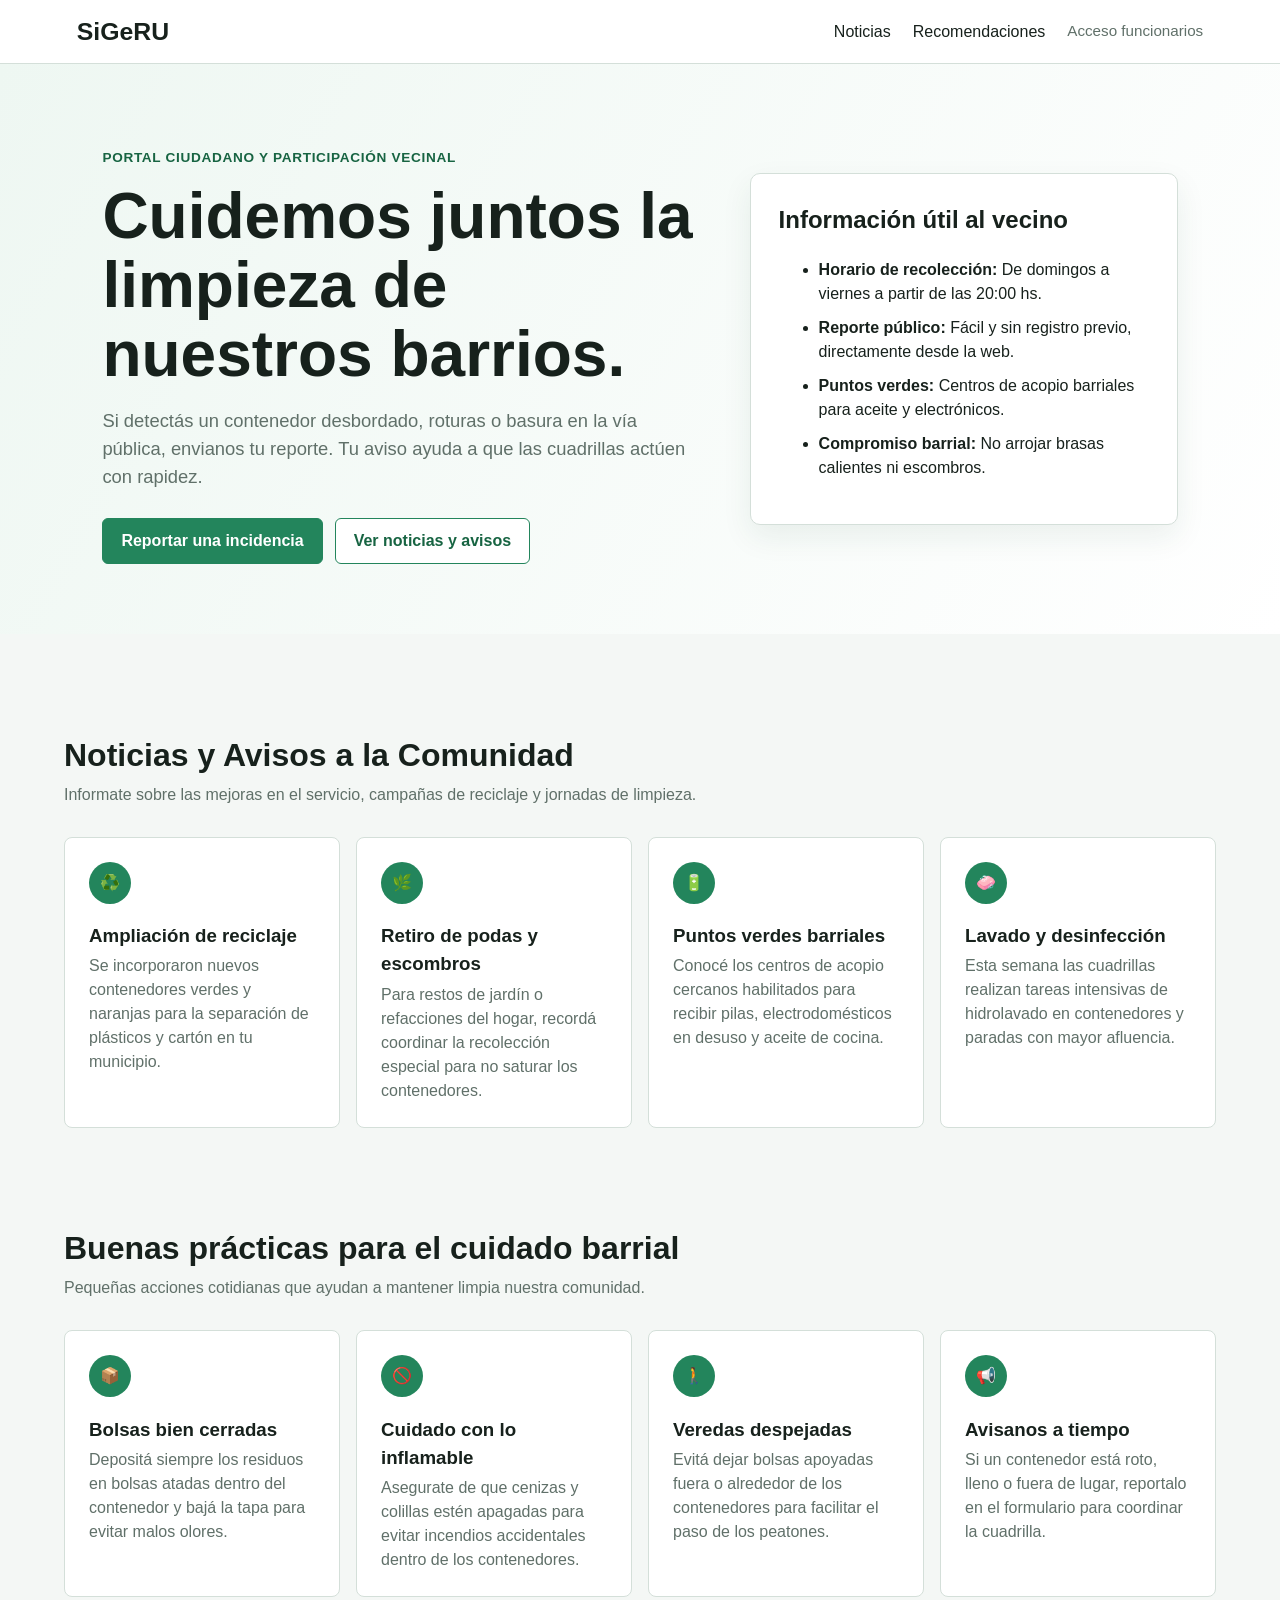
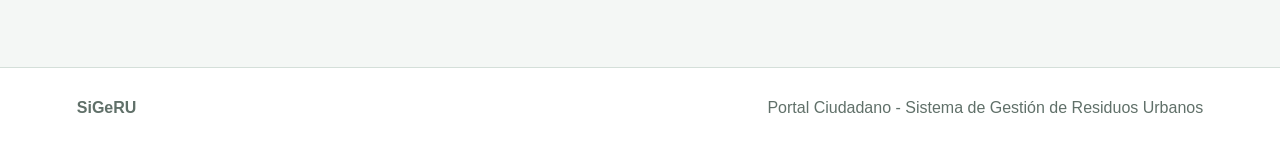
<file: frontend/index.html>
<!doctype html>
<html lang="es">
<head>
    <meta charset="utf-8">
    <meta name="viewport" content="width=device-width, initial-scale=1">
    <meta name="description" content="Portal Ciudadano - Sistema de Gestión de Residuos Urbanos">
    <title>SiGeRU | Portal Ciudadano</title>
    <link rel="icon" type="image/x-icon" href="favicon.ico">
    <link rel="icon" type="image/png" href="favicon.png">
    <link rel="stylesheet" href="css/estilos.css">
</head>
<body>
    <header class="barra">
        <a class="marca" href="index.html">SiGeRU</a>
        <nav>
            <a href="#noticias">Noticias</a>
            <a href="#cuidados">Recomendaciones</a>
            <a href="login.html" style="color: var(--gris); font-size: 0.95rem;">Acceso funcionarios</a>
        </nav>
    </header>

    <main>
        <section class="portada">
            <div>
                <p class="etiqueta">Portal Ciudadano y Participación Vecinal</p>
                <h1>Cuidemos juntos la limpieza de nuestros barrios.</h1>
                <p>Si detectás un contenedor desbordado, roturas o basura en la vía pública, envianos tu reporte. Tu aviso ayuda a que las cuadrillas actúen con rapidez.</p>
                <div class="acciones">
                    <a class="boton" href="incidencia.html">Reportar una incidencia</a>
                    <a class="boton secundario" href="#noticias">Ver noticias y avisos</a>
                </div>
            </div>
            <aside class="resumen">
                <h2>Información útil al vecino</h2>
                <ul>
                    <li><b>Horario de recolección:</b> De domingos a viernes a partir de las 20:00 hs.</li>
                    <li><b>Reporte público:</b> Fácil y sin registro previo, directamente desde la web.</li>
                    <li><b>Puntos verdes:</b> Centros de acopio barriales para aceite y electrónicos.</li>
                    <li><b>Compromiso barrial:</b> No arrojar brasas calientes ni escombros.</li>
                </ul>
            </aside>
        </section>

        <section class="seccion" id="noticias">
            <h2>Noticias y Avisos a la Comunidad</h2>
            <p class="subtitulo">Informate sobre las mejoras en el servicio, campañas de reciclaje y jornadas de limpieza.</p>
            <div class="tarjetas">
                <article>
                    <span>♻️</span>
                    <h3>Ampliación de reciclaje</h3>
                    <p>Se incorporaron nuevos contenedores verdes y naranjas para la separación de plásticos y cartón en tu municipio.</p>
                </article>
                <article>
                    <span>🌿</span>
                    <h3>Retiro de podas y escombros</h3>
                    <p>Para restos de jardín o refacciones del hogar, recordá coordinar la recolección especial para no saturar los contenedores.</p>
                </article>
                <article>
                    <span>🔋</span>
                    <h3>Puntos verdes barriales</h3>
                    <p>Conocé los centros de acopio cercanos habilitados para recibir pilas, electrodomésticos en desuso y aceite de cocina.</p>
                </article>
                <article>
                    <span>🧼</span>
                    <h3>Lavado y desinfección</h3>
                    <p>Esta semana las cuadrillas realizan tareas intensivas de hidrolavado en contenedores y paradas con mayor afluencia.</p>
                </article>
            </div>
        </section>

        <section class="seccion" id="cuidados" style="padding-top: 0;">
            <h2>Buenas prácticas para el cuidado barrial</h2>
            <p class="subtitulo">Pequeñas acciones cotidianas que ayudan a mantener limpia nuestra comunidad.</p>
            <div class="tarjetas">
                <article>
                    <span>📦</span>
                    <h3>Bolsas bien cerradas</h3>
                    <p>Depositá siempre los residuos en bolsas atadas dentro del contenedor y bajá la tapa para evitar malos olores.</p>
                </article>
                <article>
                    <span>🚫</span>
                    <h3>Cuidado con lo inflamable</h3>
                    <p>Asegurate de que cenizas y colillas estén apagadas para evitar incendios accidentales dentro de los contenedores.</p>
                </article>
                <article>
                    <span>🚶</span>
                    <h3>Veredas despejadas</h3>
                    <p>Evitá dejar bolsas apoyadas fuera o alrededor de los contenedores para facilitar el paso de los peatones.</p>
                </article>
                <article>
                    <span>📢</span>
                    <h3>Avisanos a tiempo</h3>
                    <p>Si un contenedor está roto, lleno o fuera de lugar, reportalo en el formulario para coordinar la cuadrilla.</p>
                </article>
            </div>
        </section>
    </main>

    <footer>
        <b>SiGeRU</b>
        <span>Portal Ciudadano - Sistema de Gestión de Residuos Urbanos</span>
    </footer>
</body>
</html>
</file>
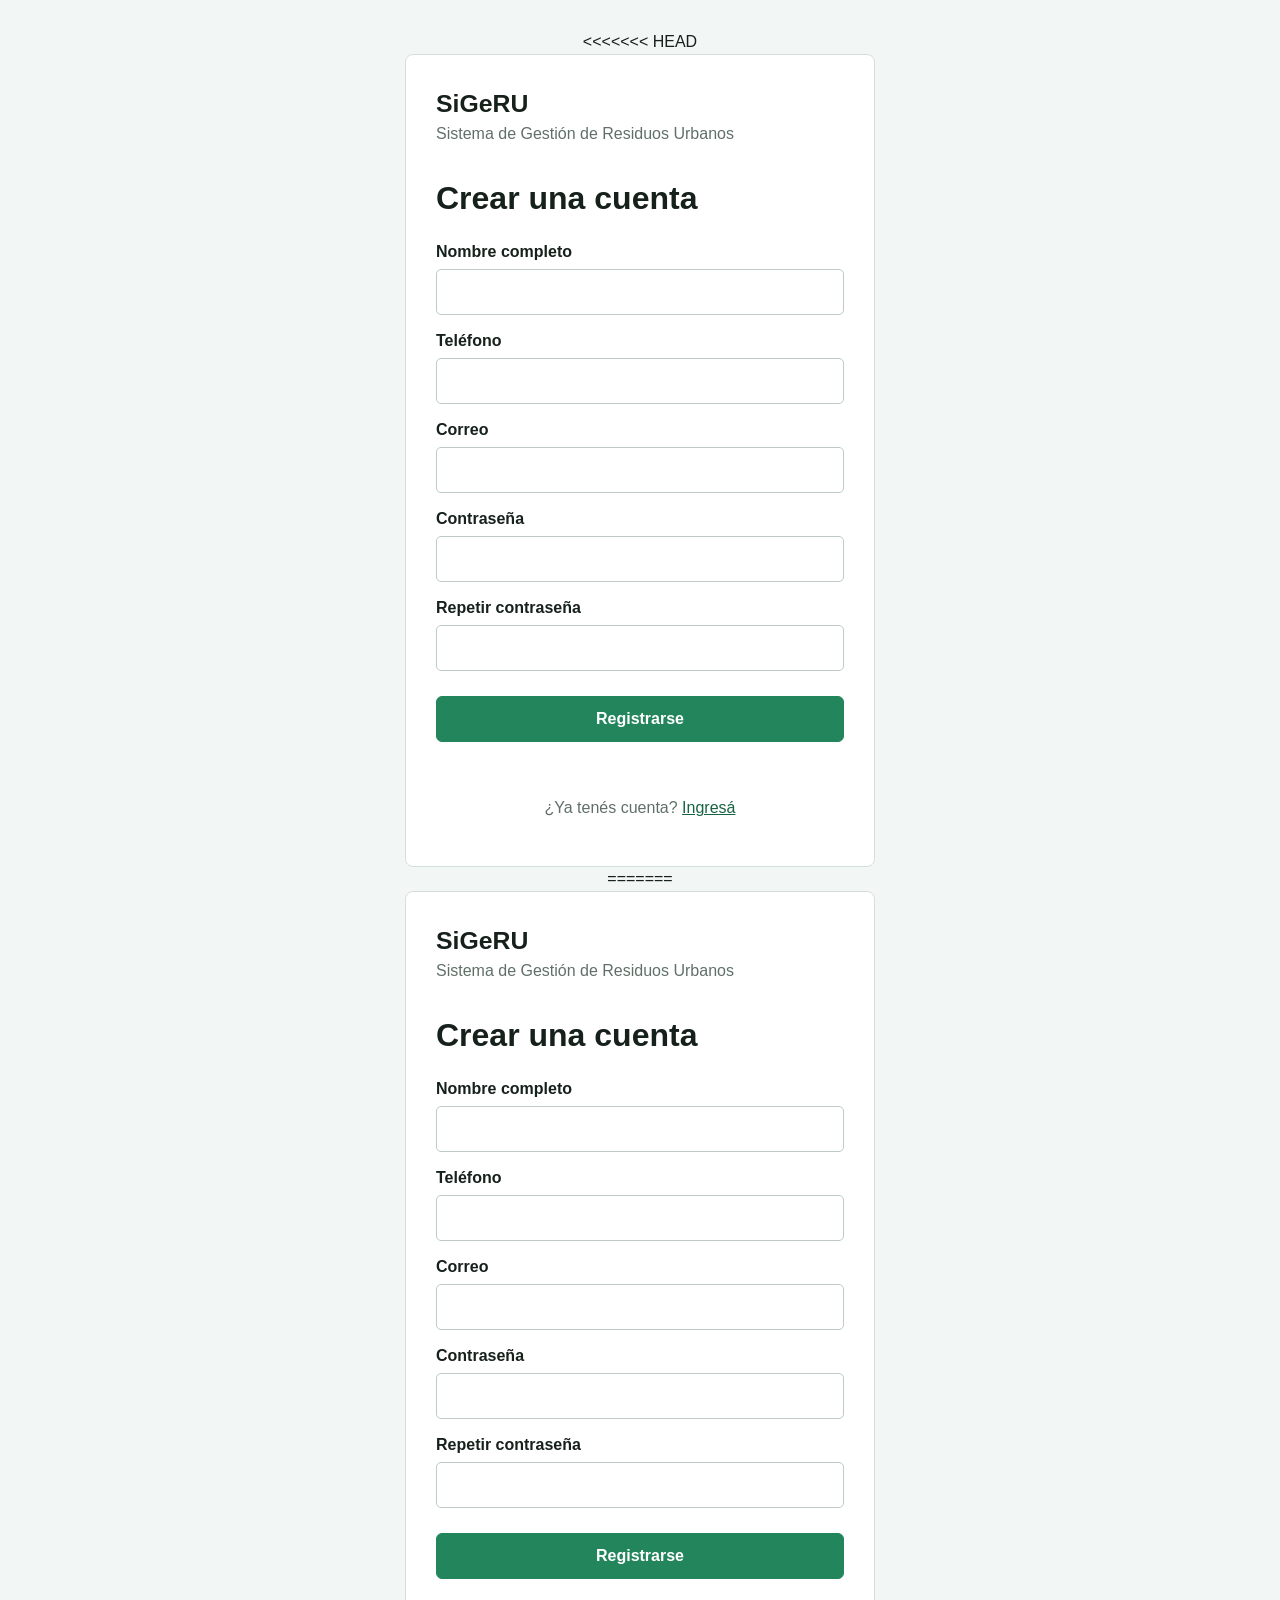
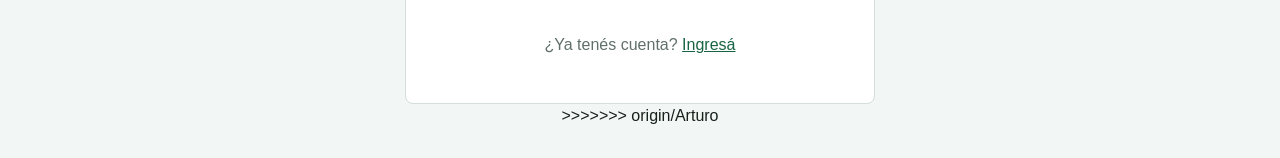
<file: frontend/registro.html>
<<<<<<< HEAD
<!doctype html>
<html lang="es">
<head>
    <meta charset="utf-8">
    <meta name="viewport" content="width=device-width, initial-scale=1">
    <title>Registro | SiGeRU</title>
    <link rel="stylesheet" href="css/estilos.css">
</head>
<body class="fondo-formulario">
    <main class="tarjeta-formulario">
        <a class="marca" href="index.html">SiGeRU</a>
        <p>Sistema de Gestión de Residuos Urbanos</p>

        <h1>Crear una cuenta</h1>
        <form id="form-registro">
            <label for="nombre">Nombre completo</label>
            <input id="nombre" name="nombre" maxlength="50" autocomplete="name" required>

            <label for="telefono">Teléfono</label>
            <input id="telefono" name="telefono" maxlength="20" autocomplete="tel" required>

            <label for="email">Correo</label>
            <input id="email" name="email" type="email" maxlength="100" autocomplete="email" required>

            <label for="password">Contraseña</label>
            <input id="password" name="password" type="password" minlength="6"
                   autocomplete="new-password" required>

            <label for="repetir-password">Repetir contraseña</label>
            <input id="repetir-password" type="password" minlength="6"
                   autocomplete="new-password" required>

            <button class="boton ancho" type="submit">Registrarse</button>
            <p class="mensaje" id="mensaje-registro" aria-live="polite"></p>
        </form>
        <p class="enlace-formulario">¿Ya tenés cuenta? <a href="login.html">Ingresá</a></p>
    </main>
    <script src="js/api.js"></script>
    <script src="js/registro.js"></script>
</body>
</html>
=======
<!doctype html>
<html lang="es">
<head>
    <meta charset="utf-8">
    <meta name="viewport" content="width=device-width, initial-scale=1">
    <title>Registro | SiGeRU</title>
    <link rel="icon" type="image/x-icon" href="favicon.ico">
    <link rel="icon" type="image/png" href="favicon.png">
    <link rel="stylesheet" href="css/estilos.css">
</head>
<body class="fondo-formulario">
    <main class="tarjeta-formulario">
        <a class="marca" href="index.html">SiGeRU</a>
        <p>Sistema de Gestión de Residuos Urbanos</p>

        <h1>Crear una cuenta</h1>
        <form id="form-registro">
            <label for="nombre">Nombre completo</label>
            <input id="nombre" name="nombre" maxlength="50" autocomplete="name" required>

            <label for="telefono">Teléfono</label>
            <input id="telefono" name="telefono" maxlength="20" autocomplete="tel" required>

            <label for="email">Correo</label>
            <input id="email" name="email" type="email" maxlength="100" autocomplete="email" required>

            <label for="password">Contraseña</label>
            <input id="password" name="password" type="password" minlength="6"
                   autocomplete="new-password" required>

            <label for="repetir-password">Repetir contraseña</label>
            <input id="repetir-password" type="password" minlength="6"
                   autocomplete="new-password" required>

            <button class="boton ancho" type="submit">Registrarse</button>
            <p class="mensaje" id="mensaje-registro" aria-live="polite"></p>
        </form>
        <p class="enlace-formulario">¿Ya tenés cuenta? <a href="login.html">Ingresá</a></p>
    </main>
    <script src="js/api.js"></script>
    <script src="js/registro.js"></script>
</body>
</html>
>>>>>>> origin/Arturo
</file>
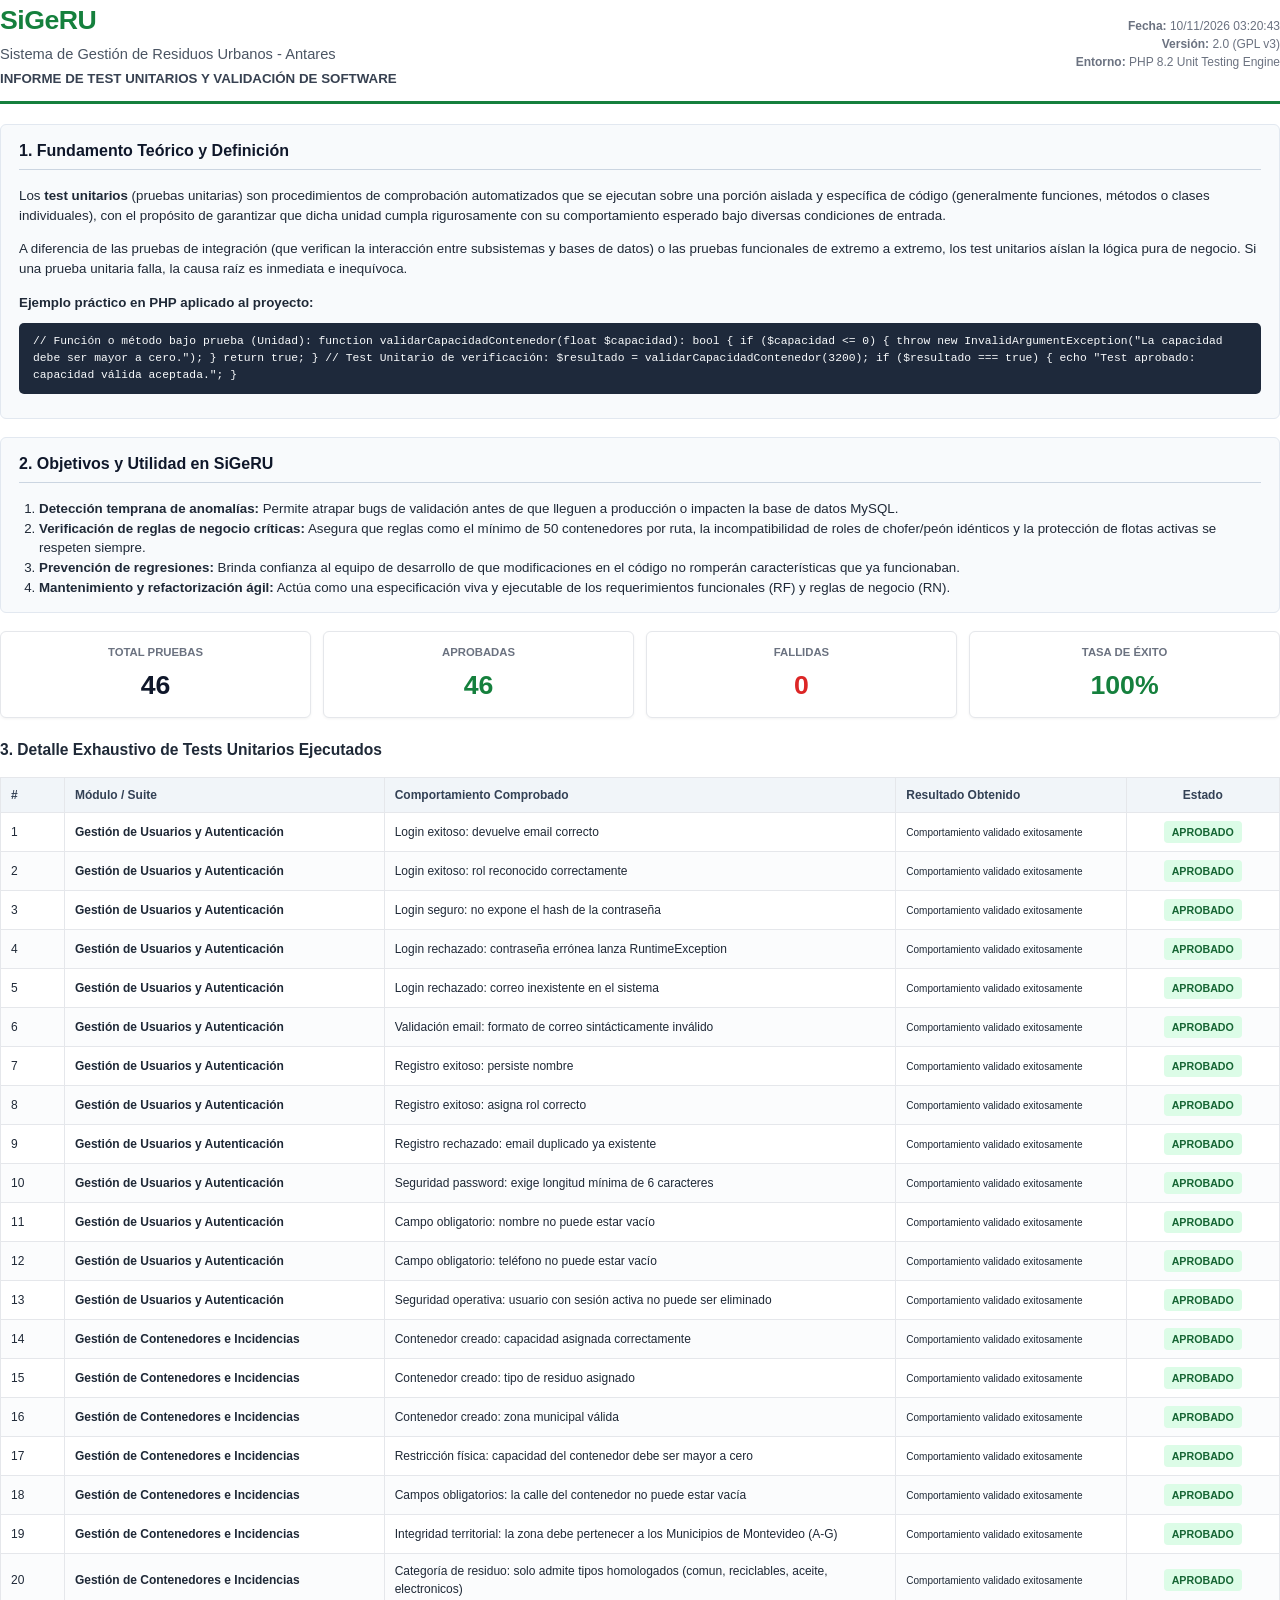
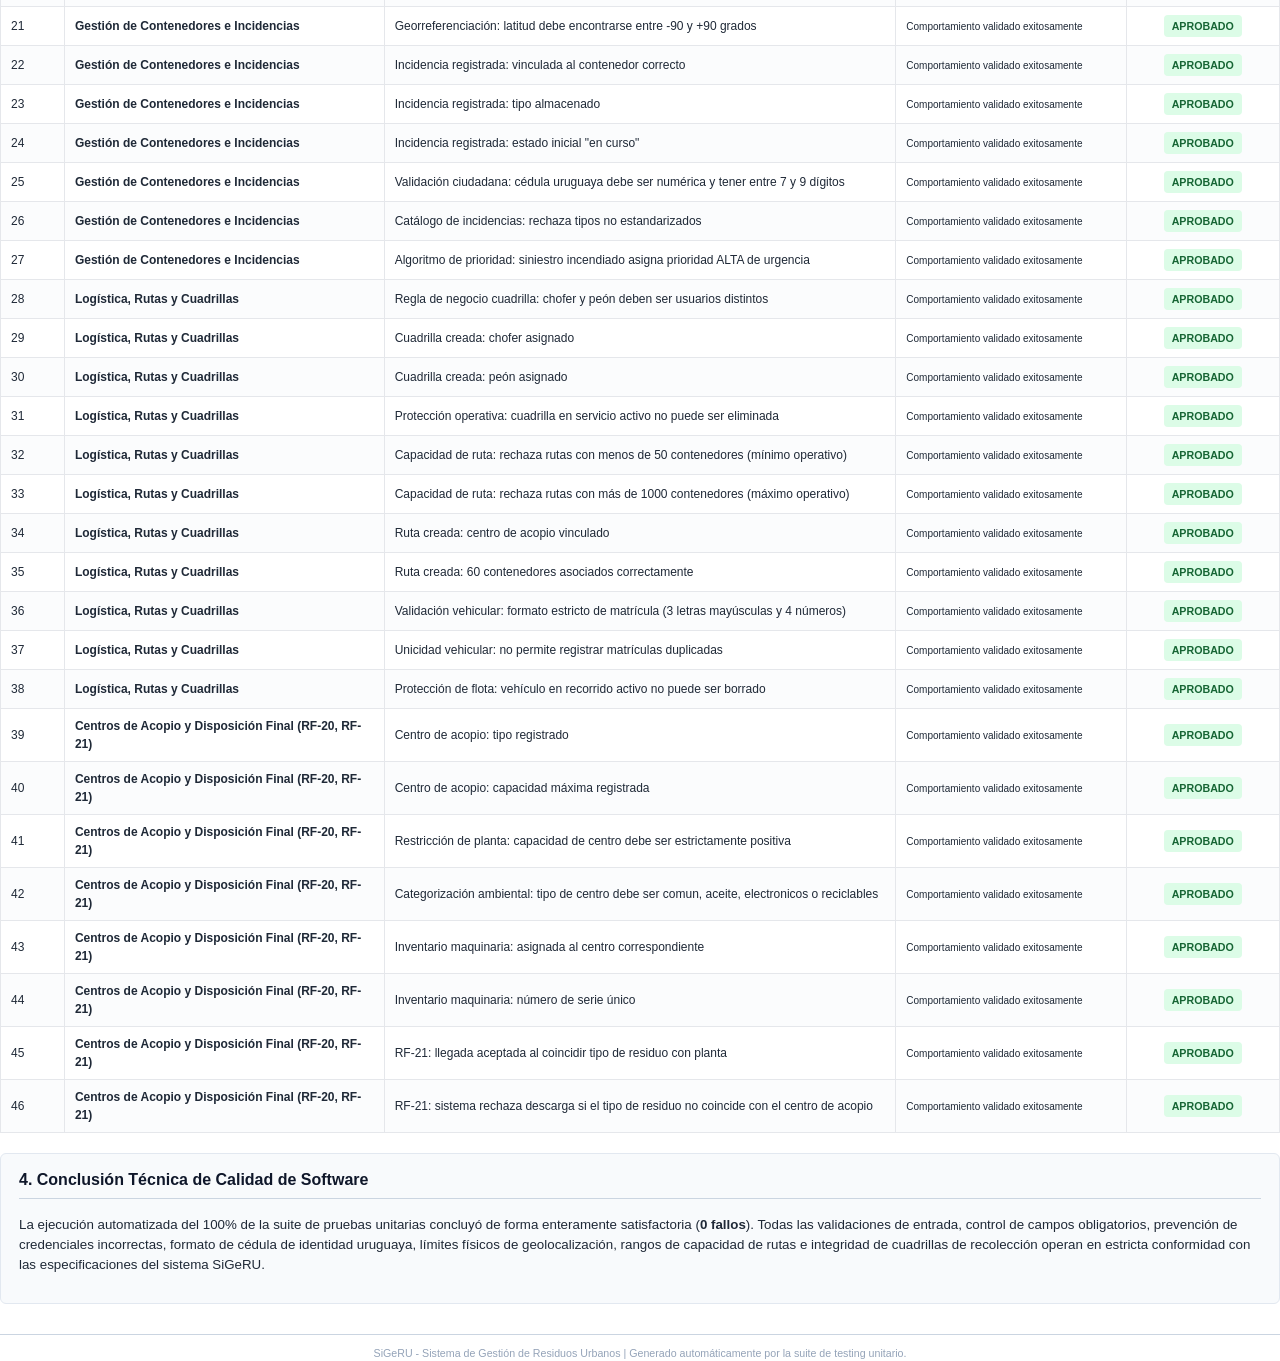
<file: tests/reporte_tests.html>
<!DOCTYPE html>
<html lang="es">
<head>
    <meta charset="UTF-8">
    <title>Informe de Tests Unitarios - SiGeRU</title>
    <style>
        @page {
            size: A4;
            margin: 18mm 15mm 18mm 15mm;
        }
        body {
            font-family: 'Segoe UI', Helvetica, Arial, sans-serif;
            color: #1f2937;
            margin: 0;
            padding: 0;
            font-size: 10pt;
            line-height: 1.5;
        }
        .header {
            border-bottom: 3px solid #15803d;
            padding-bottom: 12px;
            margin-bottom: 20px;
            display: flex;
            justify-content: space-between;
            align-items: center;
        }
        .header h1 {
            color: #15803d;
            margin: 0;
            font-size: 20pt;
            letter-spacing: -0.5px;
        }
        .header .sub {
            color: #4b5563;
            font-size: 11pt;
            margin-top: 3px;
        }
        .header .meta {
            text-align: right;
            font-size: 9pt;
            color: #6b7280;
        }
        .section-box {
            background: #f8fafc;
            border: 1px solid #e2e8f0;
            border-radius: 6px;
            padding: 14px 18px;
            margin-bottom: 18px;
        }
        .section-box h3 {
            margin-top: 0;
            color: #0f172a;
            font-size: 12pt;
            border-bottom: 1px solid #cbd5e1;
            padding-bottom: 6px;
        }
        .grid-kpi {
            display: grid;
            grid-template-columns: repeat(4, 1fr);
            gap: 12px;
            margin-bottom: 20px;
        }
        .kpi-card {
            background: #ffffff;
            border: 1px solid #e5e7eb;
            border-radius: 6px;
            padding: 12px;
            text-align: center;
            box-shadow: 0 1px 3px rgba(0,0,0,0.05);
        }
        .kpi-val {
            font-size: 20pt;
            font-weight: bold;
            color: #15803d;
            margin-top: 4px;
        }
        .kpi-lbl {
            font-size: 8.5pt;
            text-transform: uppercase;
            color: #6b7280;
            font-weight: 600;
        }
        table {
            width: 100%;
            border-collapse: collapse;
            margin-bottom: 20px;
            font-size: 9pt;
        }
        th, td {
            border: 1px solid #e5e7eb;
            padding: 8px 10px;
            text-align: left;
        }
        th {
            background: #f1f5f9;
            color: #334155;
            font-weight: 600;
        }
        tr:nth-child(even) {
            background: #fbfcfd;
        }
        .badge-pass {
            background: #dcfce7;
            color: #166534;
            padding: 3px 8px;
            border-radius: 4px;
            font-weight: bold;
            font-size: 8pt;
            display: inline-block;
        }
        .badge-fail {
            background: #fee2e2;
            color: #991b1b;
            padding: 3px 8px;
            border-radius: 4px;
            font-weight: bold;
            font-size: 8pt;
            display: inline-block;
        }
        .suite-header {
            background: #0f766e;
            color: #ffffff;
            font-weight: bold;
            padding: 8px 10px;
            font-size: 9.5pt;
        }
        .code-snippet {
            background: #1e293b;
            color: #f8fafc;
            padding: 10px 14px;
            border-radius: 5px;
            font-family: Consolas, Monaco, monospace;
            font-size: 8.5pt;
            margin: 10px 0;
            overflow-x: auto;
        }
        .footer {
            margin-top: 30px;
            border-top: 1px solid #cbd5e1;
            padding-top: 10px;
            text-align: center;
            font-size: 8pt;
            color: #94a3b8;
        }
    </style>
</head>
<body>

    <div class="header">
        <div>
            <h1>SiGeRU</h1>
            <div class="sub">Sistema de Gestión de Residuos Urbanos - Antares</div>
            <div style="font-weight: bold; margin-top: 4px; color: #374151;">INFORME DE TEST UNITARIOS Y VALIDACIÓN DE SOFTWARE</div>
        </div>
        <div class="meta">
            <div><strong>Fecha:</strong> 10/11/2026 03:20:43</div>
            <div><strong>Versión:</strong> 2.0 (GPL v3)</div>
            <div><strong>Entorno:</strong> PHP 8.2 Unit Testing Engine</div>
        </div>
    </div>

    <div class="section-box">
        <h3>1. Fundamento Teórico y Definición</h3>
        <p>
            Los <strong>test unitarios</strong> (pruebas unitarias) son procedimientos de comprobación automatizados que se ejecutan sobre una porción aislada y específica de código (generalmente funciones, métodos o clases individuales), con el propósito de garantizar que dicha unidad cumpla rigurosamente con su comportamiento esperado bajo diversas condiciones de entrada.
        </p>
        <p>
            A diferencia de las pruebas de integración (que verifican la interacción entre subsistemas y bases de datos) o las pruebas funcionales de extremo a extremo, los test unitarios aíslan la lógica pura de negocio. Si una prueba unitaria falla, la causa raíz es inmediata e inequívoca.
        </p>

        <div style="margin-top: 10px;">
            <strong>Ejemplo práctico en PHP aplicado al proyecto:</strong>
            <div class="code-snippet">
// Función o método bajo prueba (Unidad):
function validarCapacidadContenedor(float $capacidad): bool {
    if ($capacidad &lt;= 0) {
        throw new InvalidArgumentException("La capacidad debe ser mayor a cero.");
    }
    return true;
}

// Test Unitario de verificación:
$resultado = validarCapacidadContenedor(3200);
if ($resultado === true) {
    echo "Test aprobado: capacidad válida aceptada.";
}
            </div>
        </div>
    </div>

    <div class="section-box">
        <h3>2. Objetivos y Utilidad en SiGeRU</h3>
        <ol style="margin: 0; padding-left: 20px;">
            <li><strong>Detección temprana de anomalías:</strong> Permite atrapar bugs de validación antes de que lleguen a producción o impacten la base de datos MySQL.</li>
            <li><strong>Verificación de reglas de negocio críticas:</strong> Asegura que reglas como el mínimo de 50 contenedores por ruta, la incompatibilidad de roles de chofer/peón idénticos y la protección de flotas activas se respeten siempre.</li>
            <li><strong>Prevención de regresiones:</strong> Brinda confianza al equipo de desarrollo de que modificaciones en el código no romperán características que ya funcionaban.</li>
            <li><strong>Mantenimiento y refactorización ágil:</strong> Actúa como una especificación viva y ejecutable de los requerimientos funcionales (RF) y reglas de negocio (RN).</li>
        </ol>
    </div>

    <div class="grid-kpi">
        <div class="kpi-card">
            <div class="kpi-lbl">Total Pruebas</div>
            <div class="kpi-val" style="color: #0f172a;">46</div>
        </div>
        <div class="kpi-card">
            <div class="kpi-lbl">Aprobadas</div>
            <div class="kpi-val">46</div>
        </div>
        <div class="kpi-card">
            <div class="kpi-lbl">Fallidas</div>
            <div class="kpi-val" style="color: #dc2626;">0</div>
        </div>
        <div class="kpi-card">
            <div class="kpi-lbl">Tasa de Éxito</div>
            <div class="kpi-val">100%</div>
        </div>
    </div>

    <h3>3. Detalle Exhaustivo de Tests Unitarios Ejecutados</h3>
    <table>
        <thead>
            <tr>
                <th style="width: 5%;">#</th>
                <th style="width: 25%;">Módulo / Suite</th>
                <th style="width: 40%;">Comportamiento Comprobado</th>
                <th style="width: 18%;">Resultado Obtenido</th>
                <th style="width: 12%; text-align: center;">Estado</th>
            </tr>
        </thead>
        <tbody><tr>
        <td>1</td>
        <td><strong>Gestión de Usuarios y Autenticación</strong></td>
        <td>Login exitoso: devuelve email correcto</td>
        <td><small>Comportamiento validado exitosamente</small></td>
        <td style="text-align: center;"><span class="badge-pass">APROBADO</span></td>
    </tr><tr>
        <td>2</td>
        <td><strong>Gestión de Usuarios y Autenticación</strong></td>
        <td>Login exitoso: rol reconocido correctamente</td>
        <td><small>Comportamiento validado exitosamente</small></td>
        <td style="text-align: center;"><span class="badge-pass">APROBADO</span></td>
    </tr><tr>
        <td>3</td>
        <td><strong>Gestión de Usuarios y Autenticación</strong></td>
        <td>Login seguro: no expone el hash de la contraseña</td>
        <td><small>Comportamiento validado exitosamente</small></td>
        <td style="text-align: center;"><span class="badge-pass">APROBADO</span></td>
    </tr><tr>
        <td>4</td>
        <td><strong>Gestión de Usuarios y Autenticación</strong></td>
        <td>Login rechazado: contraseña errónea lanza RuntimeException</td>
        <td><small>Comportamiento validado exitosamente</small></td>
        <td style="text-align: center;"><span class="badge-pass">APROBADO</span></td>
    </tr><tr>
        <td>5</td>
        <td><strong>Gestión de Usuarios y Autenticación</strong></td>
        <td>Login rechazado: correo inexistente en el sistema</td>
        <td><small>Comportamiento validado exitosamente</small></td>
        <td style="text-align: center;"><span class="badge-pass">APROBADO</span></td>
    </tr><tr>
        <td>6</td>
        <td><strong>Gestión de Usuarios y Autenticación</strong></td>
        <td>Validación email: formato de correo sintácticamente inválido</td>
        <td><small>Comportamiento validado exitosamente</small></td>
        <td style="text-align: center;"><span class="badge-pass">APROBADO</span></td>
    </tr><tr>
        <td>7</td>
        <td><strong>Gestión de Usuarios y Autenticación</strong></td>
        <td>Registro exitoso: persiste nombre</td>
        <td><small>Comportamiento validado exitosamente</small></td>
        <td style="text-align: center;"><span class="badge-pass">APROBADO</span></td>
    </tr><tr>
        <td>8</td>
        <td><strong>Gestión de Usuarios y Autenticación</strong></td>
        <td>Registro exitoso: asigna rol correcto</td>
        <td><small>Comportamiento validado exitosamente</small></td>
        <td style="text-align: center;"><span class="badge-pass">APROBADO</span></td>
    </tr><tr>
        <td>9</td>
        <td><strong>Gestión de Usuarios y Autenticación</strong></td>
        <td>Registro rechazado: email duplicado ya existente</td>
        <td><small>Comportamiento validado exitosamente</small></td>
        <td style="text-align: center;"><span class="badge-pass">APROBADO</span></td>
    </tr><tr>
        <td>10</td>
        <td><strong>Gestión de Usuarios y Autenticación</strong></td>
        <td>Seguridad password: exige longitud mínima de 6 caracteres</td>
        <td><small>Comportamiento validado exitosamente</small></td>
        <td style="text-align: center;"><span class="badge-pass">APROBADO</span></td>
    </tr><tr>
        <td>11</td>
        <td><strong>Gestión de Usuarios y Autenticación</strong></td>
        <td>Campo obligatorio: nombre no puede estar vacío</td>
        <td><small>Comportamiento validado exitosamente</small></td>
        <td style="text-align: center;"><span class="badge-pass">APROBADO</span></td>
    </tr><tr>
        <td>12</td>
        <td><strong>Gestión de Usuarios y Autenticación</strong></td>
        <td>Campo obligatorio: teléfono no puede estar vacío</td>
        <td><small>Comportamiento validado exitosamente</small></td>
        <td style="text-align: center;"><span class="badge-pass">APROBADO</span></td>
    </tr><tr>
        <td>13</td>
        <td><strong>Gestión de Usuarios y Autenticación</strong></td>
        <td>Seguridad operativa: usuario con sesión activa no puede ser eliminado</td>
        <td><small>Comportamiento validado exitosamente</small></td>
        <td style="text-align: center;"><span class="badge-pass">APROBADO</span></td>
    </tr><tr>
        <td>14</td>
        <td><strong>Gestión de Contenedores e Incidencias</strong></td>
        <td>Contenedor creado: capacidad asignada correctamente</td>
        <td><small>Comportamiento validado exitosamente</small></td>
        <td style="text-align: center;"><span class="badge-pass">APROBADO</span></td>
    </tr><tr>
        <td>15</td>
        <td><strong>Gestión de Contenedores e Incidencias</strong></td>
        <td>Contenedor creado: tipo de residuo asignado</td>
        <td><small>Comportamiento validado exitosamente</small></td>
        <td style="text-align: center;"><span class="badge-pass">APROBADO</span></td>
    </tr><tr>
        <td>16</td>
        <td><strong>Gestión de Contenedores e Incidencias</strong></td>
        <td>Contenedor creado: zona municipal válida</td>
        <td><small>Comportamiento validado exitosamente</small></td>
        <td style="text-align: center;"><span class="badge-pass">APROBADO</span></td>
    </tr><tr>
        <td>17</td>
        <td><strong>Gestión de Contenedores e Incidencias</strong></td>
        <td>Restricción física: capacidad del contenedor debe ser mayor a cero</td>
        <td><small>Comportamiento validado exitosamente</small></td>
        <td style="text-align: center;"><span class="badge-pass">APROBADO</span></td>
    </tr><tr>
        <td>18</td>
        <td><strong>Gestión de Contenedores e Incidencias</strong></td>
        <td>Campos obligatorios: la calle del contenedor no puede estar vacía</td>
        <td><small>Comportamiento validado exitosamente</small></td>
        <td style="text-align: center;"><span class="badge-pass">APROBADO</span></td>
    </tr><tr>
        <td>19</td>
        <td><strong>Gestión de Contenedores e Incidencias</strong></td>
        <td>Integridad territorial: la zona debe pertenecer a los Municipios de Montevideo (A-G)</td>
        <td><small>Comportamiento validado exitosamente</small></td>
        <td style="text-align: center;"><span class="badge-pass">APROBADO</span></td>
    </tr><tr>
        <td>20</td>
        <td><strong>Gestión de Contenedores e Incidencias</strong></td>
        <td>Categoría de residuo: solo admite tipos homologados (comun, reciclables, aceite, electronicos)</td>
        <td><small>Comportamiento validado exitosamente</small></td>
        <td style="text-align: center;"><span class="badge-pass">APROBADO</span></td>
    </tr><tr>
        <td>21</td>
        <td><strong>Gestión de Contenedores e Incidencias</strong></td>
        <td>Georreferenciación: latitud debe encontrarse entre -90 y +90 grados</td>
        <td><small>Comportamiento validado exitosamente</small></td>
        <td style="text-align: center;"><span class="badge-pass">APROBADO</span></td>
    </tr><tr>
        <td>22</td>
        <td><strong>Gestión de Contenedores e Incidencias</strong></td>
        <td>Incidencia registrada: vinculada al contenedor correcto</td>
        <td><small>Comportamiento validado exitosamente</small></td>
        <td style="text-align: center;"><span class="badge-pass">APROBADO</span></td>
    </tr><tr>
        <td>23</td>
        <td><strong>Gestión de Contenedores e Incidencias</strong></td>
        <td>Incidencia registrada: tipo almacenado</td>
        <td><small>Comportamiento validado exitosamente</small></td>
        <td style="text-align: center;"><span class="badge-pass">APROBADO</span></td>
    </tr><tr>
        <td>24</td>
        <td><strong>Gestión de Contenedores e Incidencias</strong></td>
        <td>Incidencia registrada: estado inicial &quot;en curso&quot;</td>
        <td><small>Comportamiento validado exitosamente</small></td>
        <td style="text-align: center;"><span class="badge-pass">APROBADO</span></td>
    </tr><tr>
        <td>25</td>
        <td><strong>Gestión de Contenedores e Incidencias</strong></td>
        <td>Validación ciudadana: cédula uruguaya debe ser numérica y tener entre 7 y 9 dígitos</td>
        <td><small>Comportamiento validado exitosamente</small></td>
        <td style="text-align: center;"><span class="badge-pass">APROBADO</span></td>
    </tr><tr>
        <td>26</td>
        <td><strong>Gestión de Contenedores e Incidencias</strong></td>
        <td>Catálogo de incidencias: rechaza tipos no estandarizados</td>
        <td><small>Comportamiento validado exitosamente</small></td>
        <td style="text-align: center;"><span class="badge-pass">APROBADO</span></td>
    </tr><tr>
        <td>27</td>
        <td><strong>Gestión de Contenedores e Incidencias</strong></td>
        <td>Algoritmo de prioridad: siniestro incendiado asigna prioridad ALTA de urgencia</td>
        <td><small>Comportamiento validado exitosamente</small></td>
        <td style="text-align: center;"><span class="badge-pass">APROBADO</span></td>
    </tr><tr>
        <td>28</td>
        <td><strong>Logística, Rutas y Cuadrillas</strong></td>
        <td>Regla de negocio cuadrilla: chofer y peón deben ser usuarios distintos</td>
        <td><small>Comportamiento validado exitosamente</small></td>
        <td style="text-align: center;"><span class="badge-pass">APROBADO</span></td>
    </tr><tr>
        <td>29</td>
        <td><strong>Logística, Rutas y Cuadrillas</strong></td>
        <td>Cuadrilla creada: chofer asignado</td>
        <td><small>Comportamiento validado exitosamente</small></td>
        <td style="text-align: center;"><span class="badge-pass">APROBADO</span></td>
    </tr><tr>
        <td>30</td>
        <td><strong>Logística, Rutas y Cuadrillas</strong></td>
        <td>Cuadrilla creada: peón asignado</td>
        <td><small>Comportamiento validado exitosamente</small></td>
        <td style="text-align: center;"><span class="badge-pass">APROBADO</span></td>
    </tr><tr>
        <td>31</td>
        <td><strong>Logística, Rutas y Cuadrillas</strong></td>
        <td>Protección operativa: cuadrilla en servicio activo no puede ser eliminada</td>
        <td><small>Comportamiento validado exitosamente</small></td>
        <td style="text-align: center;"><span class="badge-pass">APROBADO</span></td>
    </tr><tr>
        <td>32</td>
        <td><strong>Logística, Rutas y Cuadrillas</strong></td>
        <td>Capacidad de ruta: rechaza rutas con menos de 50 contenedores (mínimo operativo)</td>
        <td><small>Comportamiento validado exitosamente</small></td>
        <td style="text-align: center;"><span class="badge-pass">APROBADO</span></td>
    </tr><tr>
        <td>33</td>
        <td><strong>Logística, Rutas y Cuadrillas</strong></td>
        <td>Capacidad de ruta: rechaza rutas con más de 1000 contenedores (máximo operativo)</td>
        <td><small>Comportamiento validado exitosamente</small></td>
        <td style="text-align: center;"><span class="badge-pass">APROBADO</span></td>
    </tr><tr>
        <td>34</td>
        <td><strong>Logística, Rutas y Cuadrillas</strong></td>
        <td>Ruta creada: centro de acopio vinculado</td>
        <td><small>Comportamiento validado exitosamente</small></td>
        <td style="text-align: center;"><span class="badge-pass">APROBADO</span></td>
    </tr><tr>
        <td>35</td>
        <td><strong>Logística, Rutas y Cuadrillas</strong></td>
        <td>Ruta creada: 60 contenedores asociados correctamente</td>
        <td><small>Comportamiento validado exitosamente</small></td>
        <td style="text-align: center;"><span class="badge-pass">APROBADO</span></td>
    </tr><tr>
        <td>36</td>
        <td><strong>Logística, Rutas y Cuadrillas</strong></td>
        <td>Validación vehicular: formato estricto de matrícula (3 letras mayúsculas y 4 números)</td>
        <td><small>Comportamiento validado exitosamente</small></td>
        <td style="text-align: center;"><span class="badge-pass">APROBADO</span></td>
    </tr><tr>
        <td>37</td>
        <td><strong>Logística, Rutas y Cuadrillas</strong></td>
        <td>Unicidad vehicular: no permite registrar matrículas duplicadas</td>
        <td><small>Comportamiento validado exitosamente</small></td>
        <td style="text-align: center;"><span class="badge-pass">APROBADO</span></td>
    </tr><tr>
        <td>38</td>
        <td><strong>Logística, Rutas y Cuadrillas</strong></td>
        <td>Protección de flota: vehículo en recorrido activo no puede ser borrado</td>
        <td><small>Comportamiento validado exitosamente</small></td>
        <td style="text-align: center;"><span class="badge-pass">APROBADO</span></td>
    </tr><tr>
        <td>39</td>
        <td><strong>Centros de Acopio y Disposición Final (RF-20, RF-21)</strong></td>
        <td>Centro de acopio: tipo registrado</td>
        <td><small>Comportamiento validado exitosamente</small></td>
        <td style="text-align: center;"><span class="badge-pass">APROBADO</span></td>
    </tr><tr>
        <td>40</td>
        <td><strong>Centros de Acopio y Disposición Final (RF-20, RF-21)</strong></td>
        <td>Centro de acopio: capacidad máxima registrada</td>
        <td><small>Comportamiento validado exitosamente</small></td>
        <td style="text-align: center;"><span class="badge-pass">APROBADO</span></td>
    </tr><tr>
        <td>41</td>
        <td><strong>Centros de Acopio y Disposición Final (RF-20, RF-21)</strong></td>
        <td>Restricción de planta: capacidad de centro debe ser estrictamente positiva</td>
        <td><small>Comportamiento validado exitosamente</small></td>
        <td style="text-align: center;"><span class="badge-pass">APROBADO</span></td>
    </tr><tr>
        <td>42</td>
        <td><strong>Centros de Acopio y Disposición Final (RF-20, RF-21)</strong></td>
        <td>Categorización ambiental: tipo de centro debe ser comun, aceite, electronicos o reciclables</td>
        <td><small>Comportamiento validado exitosamente</small></td>
        <td style="text-align: center;"><span class="badge-pass">APROBADO</span></td>
    </tr><tr>
        <td>43</td>
        <td><strong>Centros de Acopio y Disposición Final (RF-20, RF-21)</strong></td>
        <td>Inventario maquinaria: asignada al centro correspondiente</td>
        <td><small>Comportamiento validado exitosamente</small></td>
        <td style="text-align: center;"><span class="badge-pass">APROBADO</span></td>
    </tr><tr>
        <td>44</td>
        <td><strong>Centros de Acopio y Disposición Final (RF-20, RF-21)</strong></td>
        <td>Inventario maquinaria: número de serie único</td>
        <td><small>Comportamiento validado exitosamente</small></td>
        <td style="text-align: center;"><span class="badge-pass">APROBADO</span></td>
    </tr><tr>
        <td>45</td>
        <td><strong>Centros de Acopio y Disposición Final (RF-20, RF-21)</strong></td>
        <td>RF-21: llegada aceptada al coincidir tipo de residuo con planta</td>
        <td><small>Comportamiento validado exitosamente</small></td>
        <td style="text-align: center;"><span class="badge-pass">APROBADO</span></td>
    </tr><tr>
        <td>46</td>
        <td><strong>Centros de Acopio y Disposición Final (RF-20, RF-21)</strong></td>
        <td>RF-21: sistema rechaza descarga si el tipo de residuo no coincide con el centro de acopio</td>
        <td><small>Comportamiento validado exitosamente</small></td>
        <td style="text-align: center;"><span class="badge-pass">APROBADO</span></td>
    </tr>        </tbody>
    </table>

    <div class="section-box">
        <h3>4. Conclusión Técnica de Calidad de Software</h3>
        <p>
            La ejecución automatizada del 100% de la suite de pruebas unitarias concluyó de forma enteramente satisfactoria (<strong>0 fallos</strong>). Todas las validaciones de entrada, control de campos obligatorios, prevención de credenciales incorrectas, formato de cédula de identidad uruguaya, límites físicos de geolocalización, rangos de capacidad de rutas e integridad de cuadrillas de recolección operan en estricta conformidad con las especificaciones del sistema SiGeRU.
        </p>
    </div>

    <div class="footer">
        SiGeRU - Sistema de Gestión de Residuos Urbanos | Generado automáticamente por la suite de testing unitario.
    </div>

</body>
</html>
</file>
<file: frontend/css/estilos.css>
:root {
    --verde: #23855c;
    --verde-oscuro: #176442;
    --fondo: #f4f7f5;
    --menu: #e8f0ec;
    --texto: #17211c;
    --gris: #607069;
    --borde: #d4dfd9;
    --blanco: #ffffff;
    --rojo: #b42318;
}

* {
    box-sizing: border-box;
}

body {
    margin: 0;
    color: var(--texto);
    background: var(--fondo);
    font-family: Arial, Helvetica, sans-serif;
    line-height: 1.5;
}

a {
    color: var(--verde-oscuro);
}

button,
input,
select,
textarea {
    font: inherit;
}

button,
.boton {
    cursor: pointer;
}

.barra {
    display: flex;
    align-items: center;
    justify-content: space-between;
    min-height: 64px;
    padding: 0 6%;
    background: var(--blanco);
    border-bottom: 1px solid var(--borde);
}

.marca {
    color: var(--texto);
    font-size: 1.55rem;
    font-weight: 700;
    text-decoration: none;
}

.barra nav {
    display: flex;
    align-items: center;
    gap: 22px;
}

.barra nav a {
    color: var(--texto);
    text-decoration: none;
}

.boton {
    display: inline-block;
    padding: 10px 18px;
    color: var(--blanco) !important;
    background: var(--verde);
    border: 1px solid var(--verde);
    border-radius: 6px;
    font-weight: 700;
    text-align: center;
    text-decoration: none;
}

.boton:hover {
    background: var(--verde-oscuro);
}

.boton.secundario {
    color: var(--verde-oscuro) !important;
    background: var(--blanco);
}

.boton.ancho {
    width: 100%;
    margin-top: 20px;
}

.portada {
    display: grid;
    grid-template-columns: 1.4fr 1fr;
    gap: 48px;
    align-items: center;
    min-height: 520px;
    padding: 70px 8%;
    background: linear-gradient(120deg, #eef7f2, #ffffff);
}

.portada h1 {
    max-width: 780px;
    margin: 8px 0 18px;
    font-size: clamp(2.2rem, 5vw, 4rem);
    line-height: 1.08;
}

.portada > div > p:not(.etiqueta) {
    max-width: 680px;
    color: var(--gris);
    font-size: 1.15rem;
}

.etiqueta {
    color: var(--verde-oscuro);
    font-size: .85rem;
    font-weight: 700;
    letter-spacing: .05em;
    text-transform: uppercase;
}

.acciones {
    display: flex;
    flex-wrap: wrap;
    gap: 12px;
    margin-top: 28px;
}

.resumen {
    padding: 28px;
    background: var(--blanco);
    border: 1px solid var(--borde);
    border-radius: 10px;
    box-shadow: 0 12px 30px rgba(27, 75, 54, .08);
}

.resumen h2 {
    margin-top: 0;
}

.resumen li {
    margin: 10px 0;
}

.seccion {
    max-width: 1200px;
    margin: auto;
    padding: 70px 24px;
}

.seccion h2 {
    margin-bottom: 4px;
    font-size: 2rem;
}

.subtitulo {
    margin-top: 0;
    color: var(--gris);
}

.tarjetas {
    display: grid;
    grid-template-columns: repeat(4, 1fr);
    gap: 16px;
    margin-top: 30px;
}

.tarjetas article {
    padding: 24px;
    background: var(--blanco);
    border: 1px solid var(--borde);
    border-radius: 8px;
}

.tarjetas article span {
    display: grid;
    width: 42px;
    height: 42px;
    place-items: center;
    color: var(--blanco);
    background: var(--verde);
    border-radius: 50%;
    font-weight: 700;
}

.tarjetas h3 {
    margin-bottom: 4px;
}

.tarjetas p {
    margin: 0;
    color: var(--gris);
}

footer {
    display: flex;
    justify-content: space-between;
    padding: 28px 6%;
    color: var(--gris);
    background: var(--blanco);
    border-top: 1px solid var(--borde);
}

.fondo-formulario {
    display: grid;
    min-height: 100vh;
    padding: 30px 16px;
    place-items: center;
    background: #f2f6f4;
}

.tarjeta-formulario {
    width: min(100%, 470px);
    padding: 30px;
    background: var(--blanco);
    border: 1px solid var(--borde);
    border-radius: 8px;
}

.tarjeta-formulario.tarjeta-ancha {
    width: min(100%, 680px);
}

.tarjeta-formulario > p {
    margin-top: 0;
    color: var(--gris);
}

.tarjeta-formulario h1 {
    margin: 28px 0 18px;
}

form > label,
.dos-columnas label,
.grilla-formulario label {
    display: block;
    margin-top: 14px;
    font-weight: 700;
}

input,
select,
textarea {
    width: 100%;
    margin-top: 5px;
    padding: 10px 11px;
    color: var(--texto);
    background: var(--blanco);
    border: 1px solid #bdcbc4;
    border-radius: 5px;
}

input:focus,
select:focus,
textarea:focus {
    outline: 3px solid rgba(35, 133, 92, .15);
    border-color: var(--verde);
}

small {
    color: var(--gris);
}

.dos-columnas{
    display:grid;
    grid-template-columns: 250px 1fr;
    gap:20px;
    margin-top:20px;
}

.campo{
    display:flex;
    flex-direction:column;
}

.campo label{
    margin-bottom:8px;
    font-weight:bold;
}

.campo textarea{
    min-height:130px;
    resize:vertical;
}

.boton.ancho{
    width:100%;
    margin-top:25px;
}

@media (max-width:700px){
    .dos-columnas{
        grid-template-columns:1fr;
    }
}

.mensaje {
    min-height: 24px;
    margin: 12px 0 0;
    color: var(--verde-oscuro);
    font-weight: 700;
}

.mensaje.error {
    color: var(--rojo);
}

.datos-prueba {
    display: flex;
    flex-direction: column;
    gap: 4px;
    margin-top: 20px;
    padding: 12px;
    background: #eef7f2;
    border-radius: 5px;
}

.datos-prueba button {
    align-self: flex-start;
    margin-top: 4px;
    padding: 0;
    color: var(--verde-oscuro);
    background: none;
    border: 0;
    text-decoration: underline;
}

.enlace-formulario {
    margin-top: 18px !important;
    text-align: center;
}

.panel {
    display: grid;
    min-height: 100vh;
    grid-template-columns: 202px 1fr;
    grid-template-rows: 52px 1fr;
}

.panel-cabecera {
    z-index: 2;
    display: flex;
    align-items: center;
    gap: 18px;
    grid-column: 1 / -1;
    padding: 0 16px;
    background: var(--blanco);
    border-bottom: 1px solid var(--borde);
}

.panel-cabecera b {
    font-size: 1.1rem;
}

.panel-cabecera span {
    color: var(--gris);
}

.panel-cabecera button {
    margin-left: auto;
    padding: 7px 14px;
    color: var(--blanco);
    background: #566860;
    border: 0;
    border-radius: 5px;
}

.panel-menu {
    display: flex;
    flex-direction: column;
    gap: 6px;
    padding: 14px;
    background: var(--menu);
    border-right: 1px solid var(--borde);
}

.panel-menu button {
    padding: 10px 12px;
    text-align: left;
    background: none;
    border: 0;
    border-radius: 5px;
}

.panel-menu button.activo {
    color: var(--blanco);
    background: var(--verde);
}

.panel-contenido {
    min-width: 0;
    padding: 32px 22px;
}

.panel-contenido h1 {
    margin-top: 0;
}

.seccion-panel {
    display: none;
}

.seccion-panel.activa {
    display: block;
}

.panel-mensaje:empty {
    display: none;
}

.panel-mensaje {
    padding: 10px;
    background: var(--blanco);
    border: 1px solid var(--borde);
    border-radius: 5px;
}

.indicadores {
    display: grid;
    grid-template-columns: repeat(4, minmax(140px, 1fr));
    gap: 12px;
}

.indicadores article {
    display: flex;
    flex-direction: column;
    padding: 16px;
    background: var(--blanco);
    border: 1px solid var(--borde);
    border-radius: 7px;
}

.indicadores b {
    font-size: 1.8rem;
}

.titulo-seccion {
    display: flex;
    align-items: center;
    justify-content: space-between;
    gap: 16px;
    margin-bottom: 18px;
}

.titulo-seccion h1,
.titulo-seccion p {
    margin: 0;
}

.titulo-seccion p {
    color: var(--gris);
}

.tabla-contenedor {
    overflow-x: auto;
    background: var(--blanco);
    border: 1px solid var(--borde);
    border-radius: 7px;
}

table {
    width: 100%;
    border-collapse: collapse;
}

th,
td {
    padding: 11px 12px;
    border-bottom: 1px solid var(--borde);
    text-align: left;
    white-space: nowrap;
}

th {
    background: #edf3f0;
}

td.acciones-tabla {
    display: flex;
    gap: 6px;
}

.accion-tabla {
    padding: 5px 8px;
    color: var(--verde-oscuro);
    background: var(--blanco);
    border: 1px solid var(--borde);
    border-radius: 4px;
}

.accion-tabla.eliminar {
    color: var(--rojo);
}

.selector-estado-incidencia {
    width: auto;
    margin: 0;
    padding: 5px 10px;
    font-size: 0.9rem;
    color: var(--texto, #333);
    background: var(--blanco);
    border: 1px solid var(--borde);
    border-radius: 4px;
    cursor: pointer;
}

.selector-estado-incidencia:focus {
    border-color: var(--verde);
    outline: none;
}

.editor {
    margin-top: 20px;
    padding: 20px;
    background: var(--blanco);
    border: 1px solid var(--borde);
    border-radius: 7px;
}

.editor h2 {
    margin-top: 0;
}

.casilla {
    display: flex !important;
    align-items: center;
    gap: 8px;
}

.casilla input {
    width: auto;
}

.acciones-editor {
    display: flex;
    gap: 8px;
    margin-top: 18px;
}

@media (max-width: 850px) {
    .barra {
        align-items: flex-start;
        flex-direction: column;
        gap: 12px;
        padding-block: 14px;
    }

    .barra nav {
        flex-wrap: wrap;
        gap: 12px;
    }

    .portada {
        grid-template-columns: 1fr;
        padding: 50px 24px;
    }

    .tarjetas,
    .indicadores {
        grid-template-columns: repeat(2, 1fr);
    }

    .panel {
        display: block;
    }

    .panel-cabecera {
        min-height: 52px;
    }

    .panel-menu {
        overflow-x: auto;
        flex-direction: row;
        border-right: 0;
        border-bottom: 1px solid var(--borde);
    }

    .panel-menu button {
        white-space: nowrap;
    }
}

@media (max-width: 560px) {
    .tarjetas,
    .indicadores,
    .dos-columnas,
    .grilla-formulario {
        grid-template-columns: 1fr;
    }

    .titulo-seccion,
    footer {
        align-items: flex-start;
        flex-direction: column;
    }

    .panel-cabecera span {
        display: none;
    }
}

.badge {
    display: inline-block;
    padding: 3px 8px;
    font-size: 0.8rem;
    font-weight: 600;
    border-radius: 12px;
    background: #e2e8f0;
    color: #475569;
    text-transform: capitalize;
}

.badge-administrador {
    background: #e0e7ff;
    color: #3730a3;
}

.badge-municipal {
    background: #dbeafe;
    color: #1e40af;
}

.badge-cuadrilla {
    background: #fef3c7;
    color: #92400e;
}

.badge-operario {
    background: #dcfce7;
    color: #166534;
}

.input-filtro-tabla {
    width: 100%;
    max-width: 380px;
    margin-bottom: 0.75rem;
    padding: 0.5rem 0.75rem;
    font-size: 0.875rem;
    border: 1px solid var(--borde);
    border-radius: 6px;
    background: #fff;
    display: inline-block;
}
</file>
